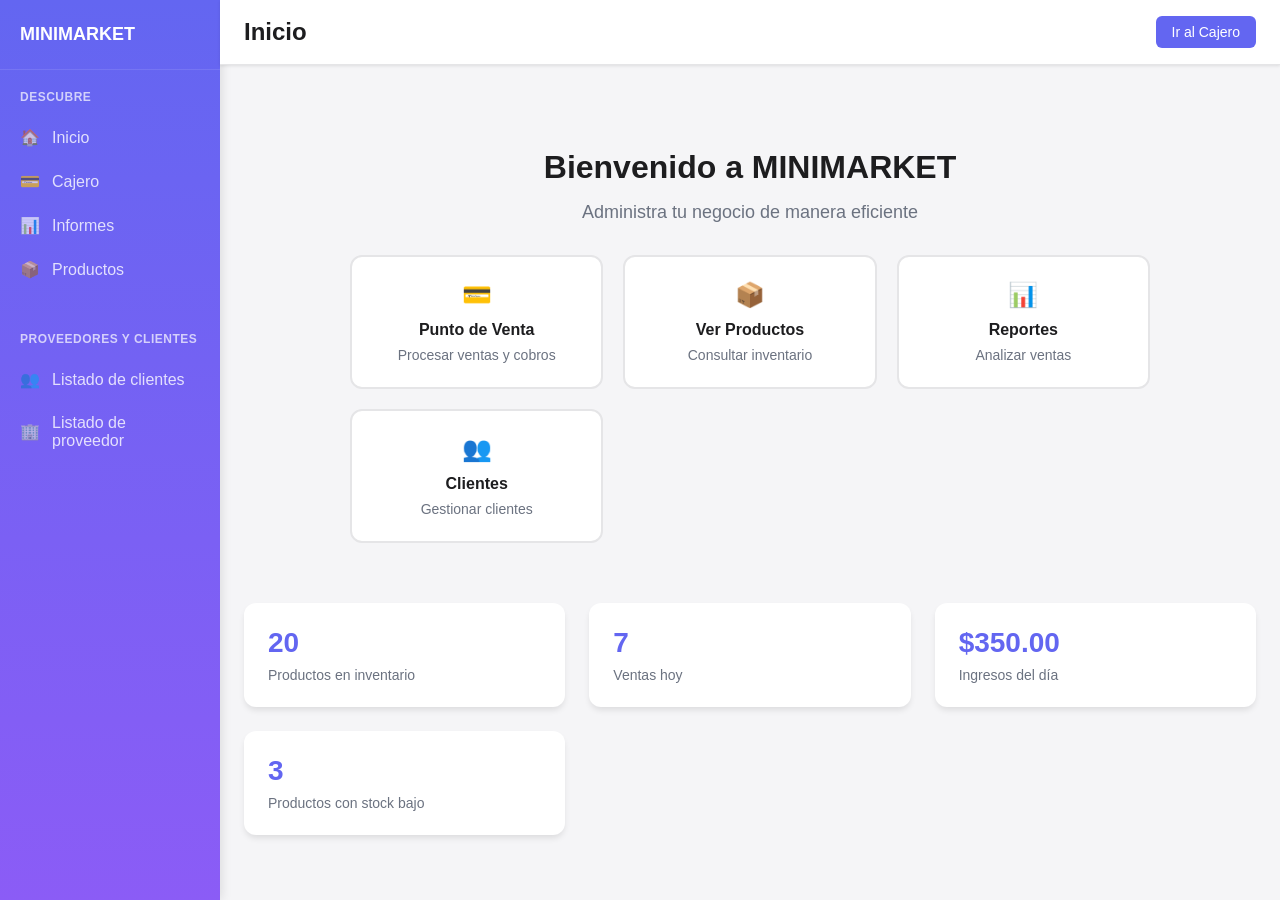
<file: app/index.html>
<!DOCTYPE html>
<html lang="es">

<head>
    <meta charset="UTF-8">
    <meta name="viewport" content="width=device-width, initial-scale=1.0">
    <title>MINIMARKET - Cajero</title>
    <link rel="stylesheet" href="styles.css">
</head>

<body>
    <div class="container">
        <div class="sidebar">
            <div class="logo">MINIMARKET</div>

            <div class="nav-section">
                <div class="nav-title">Descubre</div>
                <a href="#" class="nav-item" onclick="showSection('inicio'); return false;">
                    <span class="nav-icon">🏠</span>
                    Inicio
                </a>
                <!-- Opción de navegación: Cajero -->
                <a href="#" class="nav-item" onclick="showSection('cajero')">
                    <span class="nav-icon">💳</span>
                    Cajero
                </a>
                <!-- Opción de navegación: Informes -->
                <a href="#" class="nav-item" onclick="showSection('informes')">
                    <span class="nav-icon">📊</span>
                    Informes
                </a>
                <!-- Opción de navegación: Productos -->
                <a href="#" class="nav-item" onclick="showSection('productos')">
                    <span class="nav-icon">📦</span>
                    Productos
                </a>
            </div>


            <!-- Sección de navegación para proveedores y clientes -->
            <div class="nav-section">
                <div class="nav-title">Proveedores y clientes</div>
                <!-- Opción de navegación: Listado de clientes -->
                <a href="#" class="nav-item" onclick="showSection('clientes')">
                    <span class="nav-icon">👥</span>
                    Listado de clientes
                </a>
                <!-- Opción de navegación: Listado de proveedores -->
                <a href="#" class="nav-item" onclick="showSection('proveedor')">
                    <span class="nav-icon">🏢</span>
                    Listado de proveedor
                </a>
            </div>
        </div>

        <div class="main-content">
            <!-- Sección Inicio -->
            <div class="section active" id="inicio-section">
                <div class="header">
                    <div class="header-top">
                        <h1 class="page-title">Inicio</h1>
                        <div class="header-actions">
                            <button class="btn btn-primary" onclick="showSection('cajero')" aria-label="Ir al cajero">Ir
                                al Cajero</button>
                        </div>
                    </div>
                </div>
                <div class="content-area">
                    <div class="welcome-section">
                        <h2 class="welcome-title">Bienvenido a MINIMARKET</h2>
                        <p class="welcome-subtitle">Administra tu negocio de manera eficiente</p>
                        <div class="quick-actions">
                            <div class="quick-action" onclick="showSection('cajero'); return false;">
                                <div class="quick-action-icon">💳</div>
                                <div class="quick-action-title">Punto de Venta</div>
                                <div class="quick-action-desc">Procesar ventas y cobros</div>
                            </div>
                            <div class="quick-action" onclick="showSection('productos'); return false;">
                                <div class="quick-action-icon">📦</div>
                                <div class="quick-action-title">Ver Productos</div>
                                <div class="quick-action-desc">Consultar inventario</div>
                            </div>
                            <div class="quick-action" onclick="showSection('informes'); return false;">
                                <div class="quick-action-icon">📊</div>
                                <div class="quick-action-title">Reportes</div>
                                <div class="quick-action-desc">Analizar ventas</div>
                            </div>
                            <div class="quick-action" onclick="showSection('clientes'); return false;">
                                <div class="quick-action-icon">👥</div>
                                <div class="quick-action-title">Clientes</div>
                                <div class="quick-action-desc">Gestionar clientes</div>
                            </div>
                        </div>
                    </div>
                    <div class="stats-grid">
                        <div class="stat-card">
                            <div class="stat-number" id="totalProducts">20</div>
                            <div class="stat-label">Productos en inventario</div>
                        </div>
                        <div class="stat-card">
                            <div class="stat-number" id="totalSales">7</div>
                            <div class="stat-label">Ventas hoy</div>
                        </div>
                        <div class="stat-card">
                            <div class="stat-number" id="totalRevenue">$350.00</div>
                            <div class="stat-label">Ingresos del día</div>
                        </div>
                        <div class="stat-card">
                            <div class="stat-number" id="lowStockProducts">3</div>
                            <div class="stat-label">Productos con stock bajo</div>
                        </div>
                    </div>
                </div>
            </div>

            <!-- Sección Cajero (ya existente) -->
            <div class="section" id="cajero-section">
                <div class="header">
                    <div class="header-top">
                        <h1 class="page-title">Cajero</h1>
                        <div class="header-actions">
                            <button class="btn btn-secondary" onclick="showSalesModal()">Ver ventas realizadas</button>
                            <button class="btn btn-primary" onclick="clearCart()">Nueva venta</button>
                        </div>
                    </div>
                </div>

                <div class="cashier-container">
                    <div class="pos-section">
                        <div class="pos-header">
                            <h2 class="pos-title">Punto de Venta</h2>
                            <div class="search-section">
                                <input type="text" class="search-input" placeholder="Buscar producto por nombre..."
                                    id="productSearch" onkeyup="searchProducts()">
                                <button class="btn btn-primary" onclick="searchProducts()">Buscar</button>
                            </div>
                            <div class="barcode-section">
                                <input type="text" class="barcode-input" placeholder="Escanear código de barras..."
                                    id="barcodeInput" onkeydown="handleBarcodeInput(event)">
                                <button class="btn btn-secondary" onclick="addByBarcode()">Agregar</button>
                            </div>
                        </div>

                        <div class="products-grid" id="productsGrid">
                            <!-- Los productos se cargarán aquí -->
                        </div>
                    </div>

                    <div style="display: flex; flex-direction: column; gap: 24px; flex: 1;">
                        <div class="pos-section">
                            <div class="pos-header">
                                <h3 class="pos-title">Carrito de compras</h3>
                            </div>
                            <div class="cart-section">
                                <div class="cart-items" id="cartItems">
                                    <div class="empty-cart">
                                        <p>No hay productos en el carrito</p>
                                        <p style="font-size: 14px; margin-top: 8px;">Busca y agrega productos para
                                            comenzar</p>
                                    </div>
                                </div>

                                <div class="cart-total" id="cartTotal" style="display: none;">
                                    <div class="total-row">
                                        <span>Subtotal:</span>
                                        <span id="subtotal">$0.00</span>
                                    </div>
                                    <div class="total-row">
                                        <span>IVA (19%):</span>
                                        <span id="tax">$0.00</span>
                                    </div>
                                    <div class="total-row total-final">
                                        <span>Total:</span>
                                        <span id="total">$0.00</span>
                                    </div>
                                </div>
                            </div>
                        </div>

                        <div class="payment-section">
                            <h3 style="margin-bottom: 16px; font-weight: 600;">Método de pago</h3>
                            <div class="payment-methods">
                                <div class="payment-method selected" onclick="selectPayment('efectivo')">
                                    <input type="radio" name="payment" value="efectivo" checked class="payment-radio">
                                    <span>💵 Efectivo</span>
                                </div>
                                <div class="payment-method" onclick="selectPayment('tarjeta')">
                                    <input type="radio" name="payment" value="tarjeta" class="payment-radio">
                                    <span>💳 Tarjeta</span>
                                </div>
                                <div class="payment-method" onclick="selectPayment('transferencia')">
                                    <input type="radio" name="payment" value="transferencia" class="payment-radio">
                                    <span>📱 Transferencia</span>
                                </div>
                            </div>

                            <div id="cashPayment">
                                <label style="display: block; margin-bottom: 8px; font-weight: 500;">Monto
                                    recibido:</label>
                                <input type="number" class="amount-input" id="receivedAmount" placeholder="0.00"
                                    onkeyup="calculateChange()" step="0.01">
                                <div class="change-info" id="changeInfo" style="display: none;">
                                    <div style="display: flex; justify-content: space-between;">
                                        <span>Cambio:</span>
                                        <span id="changeAmount" style="font-weight: 600;">$0.00</span>
                                    </div>
                                </div>
                            </div>

                            <button class="btn-complete" id="completeBtn" onclick="completeSale()" disabled>
                                Completar venta
                            </button>
                        </div>
                    </div>
                </div>
            </div>

            <!-- Sección Informes -->
            <div class="section" id="informes-section">
                <div class="header">
                    <div class="header-top">
                        <h1 class="page-title">Informes</h1>
                        <div class="header-actions">
                            <button class="btn btn-secondary">Exportar PDF</button>
                            <button class="btn btn-primary">Generar reporte</button>
                        </div>
                    </div>
                </div>
                <div class="content-area">
                    <div class="stats-grid">
                        <div class="stat-card">
                            <div class="stat-number">$350.00</div>
                            <div class="stat-label">Ventas del día</div>
                        </div>
                        <div class="stat-card">
                            <div class="stat-number">$2,450.00</div>
                            <div class="stat-label">Ventas del mes</div>
                        </div>
                        <div class="stat-card">
                            <div class="stat-number">7</div>
                            <div class="stat-label">Transacciones hoy</div>
                        </div>
                        <div class="stat-card">
                            <div class="stat-number">$50.00</div>
                            <div class="stat-label">Venta promedio</div>
                        </div>
                    </div>

                    <div class="chart-container">
                        <h3 style="margin-bottom: 20px;">Ventas por método de pago</h3>
                        <div style="display: flex; gap: 20px; align-items: center;">
                            <div style="display: flex; align-items: center; gap: 8px;">
                                <div style="width: 20px; height: 20px; background: #6366f1; border-radius: 4px;"></div>
                                <span>Efectivo (57%)</span>
                            </div>
                            <div style="display: flex; align-items: center; gap: 8px;">
                                <div style="width: 20px; height: 20px; background: #10b981; border-radius: 4px;"></div>
                                <span>Tarjeta (29%)</span>
                            </div>
                            <div style="display: flex; align-items: center; gap: 8px;">
                                <div style="width: 20px; height: 20px; background: #f59e0b; border-radius: 4px;"></div>
                                <span>Transferencia (14%)</span>
                            </div>
                        </div>
                    </div>

                    <div class="data-table">
                        <div class="table-header">
                            <h3 class="table-title">Productos más vendidos</h3>
                        </div>
                        <div class="table-content">
                            <table>
                                <thead>
                                    <tr>
                                        <th>Producto</th>
                                        <th>Cantidad vendida</th>
                                        <th>Ingresos</th>
                                        <th>% del total</th>
                                    </tr>
                                </thead>
                                <tbody>
                                    <tr>
                                        <td>Coca Cola 350ml</td>
                                        <td>15</td>
                                        <td>$37.50</td>
                                        <td>10.7%</td>
                                    </tr>
                                    <tr>
                                        <td>Pan de molde</td>
                                        <td>12</td>
                                        <td>$38.40</td>
                                        <td>11.0%</td>
                                    </tr>
                                    <tr>
                                        <td>Leche entera 1L</td>
                                        <td>8</td>
                                        <td>$38.40</td>
                                        <td>11.0%</td>
                                    </tr>
                                    <tr>
                                        <td>Galletas Oreo</td>
                                        <td>10</td>
                                        <td>$39.00</td>
                                        <td>11.1%</td>
                                    </tr>
                                    <tr>
                                        <td>Jugo de naranja 1L</td>
                                        <td>9</td>
                                        <td>$36.00</td>
                                        <td>10.3%</td>
                                    </tr>
                                    <tr>
                                        <td>Agua mineral 500ml</td>
                                        <td>20</td>
                                        <td>$30.00</td>
                                        <td>8.6%</td>
                                    </tr>
                                    <tr>
                                        <td>Snacks variados</td>
                                        <td>25</td>
                                        <td>$62.50</td>
                                        <td>17.9%</td>
                                    </tr>
                                    <tr>
                                        <td>Chocolate 100g</td>
                                        <td>30</td>
                                        <td>$75.00</td>
                                        <td>21.4%</td>
                                    </tr>
                                </tbody>
                            </table>
                        </div>
                    </div>
                </div>
            </div>

            <!-- Sección Productos (nueva) -->
            <div class="section" id="productos-section">
                <div class="header">
                    <div class="header-top">
                        <h1 class="page-title">Productos</h1>
                        <div class="header-actions">
                            <button class="btn btn-primary" onclick="openAddProductModal()">Agregar producto</button>
                        </div>
                    </div>
                </div>
                <div class="content-area">
                    <div class="data-table">
                        <div class="table-header">
                            <h3 class="table-title">Listado de productos</h3>
                        </div>
                        <div class="table-content">
                            <table>
                                <thead>
                                    <tr>
                                        <th>Producto</th>
                                        <th>Categoría</th>
                                        <th>Precio</th>
                                        <th>Stock</th>
                                        <th>Acciones</th>
                                    </tr>
                                </thead>
                                <tbody>
                                    <tr>
                                        <td>Coca Cola 350ml</td>
                                        <td>Bebidas</td>
                                        <td>$2.50</td>
                                        <td>100</td>
                                        <td>
                                            <button class="action-btn btn-edit" onclick="editProduct(1)">✏️
                                                Editar</button>
                                            <button class="action-btn btn-delete" onclick="deleteProduct(1)">🗑️
                                                Eliminar</button>
                                        </td>
                                    </tr>
                                    <tr>
                                        <td>Pan de molde</td>
                                        <td>Alimentos</td>
                                        <td>$3.20</td>
                                        <td>50</td>
                                        <td>
                                            <button class="action-btn btn-edit" onclick="editProduct(2)">✏️
                                                Editar</button>
                                            <button class="action-btn btn-delete" onclick="deleteProduct(2)">🗑️
                                                Eliminar</button>
                                        </td>
                                    </tr>
                                    <tr>
                                        <td>Leche entera 1L</td>
                                        <td>Lácteos</td>
                                        <td>$2.80</td>
                                        <td>30</td>
                                        <td>
                                            <button class="action-btn btn-edit" onclick="editProduct(3)">✏️
                                                Editar</button>
                                            <button class="action-btn btn-delete" onclick="deleteProduct(3)">🗑️
                                                Eliminar</button>
                                        </td>
                                    </tr>
                                    <tr>
                                        <td>Galletas Oreo</td>
                                        <td>Snacks</td>
                                        <td>$1.50</td>
                                        <td>200</td>
                                        <td>
                                            <button class="action-btn btn-edit" onclick="editProduct(4)">✏️
                                                Editar</button>
                                            <button class="action-btn btn-delete" onclick="deleteProduct(4)">🗑️
                                                Eliminar</button>
                                        </td>
                                    </tr>
                                    <tr>
                                        <td>Jugo de naranja 1L</td>
                                        <td>Bebidas</td>
                                        <td>$2.00</td>
                                        <td>80</td>
                                        <td>
                                            <button class="action-btn btn-edit" onclick="editProduct(5)">✏️
                                                Editar</button>
                                            <button class="action-btn btn-delete" onclick="deleteProduct(5)">🗑️
                                                Eliminar</button>
                                        </td>
                                    </tr>
                                    <tr>
                                        <td>Agua mineral 500ml</td>
                                        <td>Bebidas</td>
                                        <td>$1.00</td>
                                        <td>150</td>
                                        <td>
                                            <button class="action-btn btn-edit" onclick="editProduct(6)">✏️
                                                Editar</button>
                                            <button class="action-btn btn-delete" onclick="deleteProduct(6)">🗑️
                                                Eliminar</button>
                                        </td>
                                    </tr>
                                    <tr>
                                        <td>Snacks variados</td>
                                        <td>Snacks</td>
                                        <td>$2.50</td>
                                        <td>75</td>
                                        <td>
                                            <button class="action-btn btn-edit" onclick="editProduct(7)">✏️
                                                Editar</button>
                                            <button class="action-btn btn-delete" onclick="deleteProduct(7)">🗑️
                                                Eliminar</button>
                                        </td>
                                    </tr>
                                    <tr>
                                        <td>Chocolate 100g</td>
                                        <td>Snacks</td>
                                        <td>$1.20</td>
                                        <td>120</td>
                                        <td>
                                            <button class="action-btn btn-edit" onclick="editProduct(8)">✏️
                                                Editar</button>
                                            <button class="action-btn btn-delete" onclick="deleteProduct(8)">🗑️
                                                Eliminar</button>
                                        </td>
                                    </tr>
                                </tbody>
                            </table>
                        </div>
                    </div>
                </div>
            </div>

            <!-- Sección Clientes (nueva) -->
            <div class="section" id="clientes-section">
                <div class="header">
                    <div class="header-top">
                        <h1 class="page-title">Clientes</h1>
                        <div class="header-actions">
                            <button class="btn btn-primary" onclick="showSection('agregar-cliente')">Agregar
                                cliente</button>
                        </div>
                    </div>
                </div>
                <div class="content-area">
                    <div class="data-table">
                        <div class="table-header">
                            <h3 class="table-title">Listado de clientes</h3>
                        </div>
                        <div class="table-content">
                            <table>
                                <thead>
                                    <tr>
                                        <th>Nombre</th>
                                        <th>Email</th>
                                        <th>Teléfono</th>
                                        <th>Dirección</th>
                                        <th>Acciones</th>
                                    </tr>
                                </thead>
                                <tbody>
                                    <tr>
                                        <td>Juan Pérez</td>
                                        <td>juanperez@email.com</td>
                                        <td>987654321</td>
                                        <td>Calle Falsa 123</td>
                                        <td>
                                            <button class="action-btn btn-edit" onclick="editClient(1)">✏️
                                                Editar</button>
                                            <button class="action-btn btn-delete" onclick="deleteClient(1)">🗑️
                                                Eliminar</button>
                                        </td>
                                    </tr>
                                    <tr>
                                        <td>María Gómez</td>
                                        <td>mariagomez@email.com</td>
                                        <td>912345678</td>
                                        <td>Avenida Siempre Viva 742</td>
                                        <td>
                                            <button class="action-btn btn-edit" onclick="editClient(2)">✏️
                                                Editar</button>
                                            <button class="action-btn btn-delete" onclick="deleteClient(2)">🗑️
                                                Eliminar</button>
                                        </td>
                                    </tr>
                                    <tr>
                                        <td>Pedro López</td>
                                        <td>pedrolopez@email.com</td>
                                        <td>987123456</td>
                                        <td>Calle Verdadera 456</td>
                                        <td>
                                            <button class="action-btn btn-edit" onclick="editClient(3)">✏️
                                                Editar</button>
                                            <button class="action-btn btn-delete" onclick="deleteClient(3)">🗑️
                                                Eliminar</button>
                                        </td>
                                    </tr>
                                    <tr>
                                        <td>Luisa Martínez</td>
                                        <td>luismartinez@email.com</td>
                                        <td>963852741</td>
                                        <td>Avenida del Libertador 852</td>
                                        <td>
                                            <button class="action-btn btn-edit" onclick="editClient(4)">✏️
                                                Editar</button>
                                            <button class="action-btn btn-delete" onclick="deleteClient(4)">🗑️
                                                Eliminar</button>
                                        </td>
                                    </tr>
                                    <tr>
                                        <td>Carlos Sánchez</td>
                                        <td>carlossanchez@email.com</td>
                                        <td>789456123</td>
                                        <td>Calle de la Paz 159</td>
                                        <td>
                                            <button class="action-btn btn-edit" onclick="editClient(5)">✏️
                                                Editar</button>
                                            <button class="action-btn btn-delete" onclick="deleteClient(5)">🗑️
                                                Eliminar</button>
                                        </td>
                                    </tr>
                                    <tr>
                                        <td>Ana Torres</td>
                                        <td>anatorres@email.com</td>
                                        <td>654789321</td>
                                        <td>Avenida de Mayo 753</td>
                                        <td>
                                            <button class="action-btn btn-edit" onclick="editClient(6)">✏️
                                                Editar</button>
                                            <button class="action-btn btn-delete" onclick="deleteClient(6)">🗑️
                                                Eliminar</button>
                                        </td>
                                    </tr>
                                    <tr>
                                        <td>Jorge Díaz</td>
                                        <td>jorgediaz@email.com</td>
                                        <td>321654987</td>
                                        <td>Calle de la Libertad 951</td>
                                        <td>
                                            <button class="action-btn btn-edit" onclick="editClient(7)">✏️
                                                Editar</button>
                                            <button class="action-btn btn-delete" onclick="deleteClient(7)">🗑️
                                                Eliminar</button>
                                        </td>
                                    </tr>
                                    <tr>
                                        <td>Laura Fernández</td>
                                        <td>laurafernandez@email.com</td>
                                        <td>147258369</td>
                                        <td>Avenida de la República 159</td>
                                        <td>
                                            <button class="action-btn btn-edit" onclick="editClient(8)">✏️
                                                Editar</button>
                                            <button class="action-btn btn-delete" onclick="deleteClient(8)">🗑️
                                                Eliminar</button>
                                        </td>
                                    </tr>
                                </tbody>
                            </table>
                        </div>
                    </div>
                </div>
            </div>

            <!-- Sección Proveedor (nueva) -->
            <div class="section" id="proveedor-section">
                <div class="header">
                    <div class="header-top">
                        <h1 class="page-title">Proveedores</h1>
                        <div class="header-actions">
                            <button class="btn btn-primary" onclick="openAddProductModal()">Agregar producto</button>
                        </div>
                    </div>
                </div>
                <div class="content-area">
                    <div class="data-table">
                        <div class="table-header">
                            <h3 class="table-title">Listado de proveedores</h3>
                        </div>
                        <div class="table-content">
                            <table>
                                <thead>
                                    <tr>
                                        <th>Empresa</th>
                                        <th>Contacto</th>
                                        <th>Email</th>
                                        <th>Teléfono</th>
                                        <th>Dirección</th>
                                        <th>Productos suministrados</th>
                                        <th>Acciones</th>
                                    </tr>
                                </thead>
                                <tbody>
                                    <tr>
                                        <td>Proveedor 1</td>
                                        <td>Contacto 1</td>
                                        <td>proveedor1@email.com</td>
                                        <td>987654321</td>
                                        <td>Calle Proveedor 1</td>
                                        <td>Producto A, Producto B</td>
                                        <td>
                                            <button class="action-btn btn-edit" onclick="editSupplier(1)">✏️
                                                Editar</button>
                                            <button class="action-btn btn-delete" onclick="deleteSupplier(1)">🗑️
                                                Eliminar</button>
                                        </td>
                                    </tr>
                                    <tr>
                                        <td>Proveedor 2</td>
                                        <td>Contacto 2</td>
                                        <td>proveedor2@email.com</td>
                                        <td>912345678</td>
                                        <td>Avenida Proveedor 2</td>
                                        <td>Producto C, Producto D</td>
                                        <td>
                                            <button class="action-btn btn-edit" onclick="editSupplier(2)">✏️
                                                Editar</button>
                                            <button class="action-btn btn-delete" onclick="deleteSupplier(2)">🗑️
                                                Eliminar</button>
                                        </td>
                                    </tr>
                                    <tr>
                                        <td>Proveedor 3</td>
                                        <td>Contacto 3</td>
                                        <td>proveedor3@email.com</td>
                                        <td>987123456</td>
                                        <td>Calle Proveedor 3</td>
                                        <td>Producto E, Producto F</td>
                                        <td>
                                            <button class="action-btn btn-edit" onclick="editSupplier(3)">✏️
                                                Editar</button>
                                            <button class="action-btn btn-delete" onclick="deleteSupplier(3)">🗑️
                                                Eliminar</button>
                                        </td>
                                    </tr>
                                    <tr>
                                        <td>Proveedor 4</td>
                                        <td>Contacto 4</td>
                                        <td>proveedor4@email.com</td>
                                        <td>963852741</td>
                                        <td>Avenida Proveedor 4</td>
                                        <td>Producto G, Producto H</td>
                                        <td>
                                            <button class="action-btn btn-edit" onclick="editSupplier(4)">✏️
                                                Editar</button>
                                            <button class="action-btn btn-delete" onclick="deleteSupplier(4)">🗑️
                                                Eliminar</button>
                                        </td>
                                    </tr>
                                    <tr>
                                        <td>Proveedor 5</td>
                                        <td>Contacto 5</td>
                                        <td>proveedor5@email.com</td>
                                        <td>789456123</td>
                                        <td>Calle Proveedor 5</td>
                                        <td>Producto I, Producto J</td>
                                        <td>
                                            <button class="action-btn btn-edit" onclick="editSupplier(5)">✏️
                                                Editar</button>
                                            <button class="action-btn btn-delete" onclick="deleteSupplier(5)">🗑️
                                                Eliminar</button>
                                        </td>
                                    </tr>
                                    <tr>
                                        <td>Proveedor 6</td>
                                        <td>Contacto 6</td>
                                        <td>proveedor6@email.com</td>
                                        <td>654789321</td>
                                        <td>Avenida Proveedor 6</td>
                                        <td>Producto K, Producto L</td>
                                        <td>
                                            <button class="action-btn btn-edit" onclick="editSupplier(6)">✏️
                                                Editar</button>
                                            <button class="action-btn btn-delete" onclick="deleteSupplier(6)">🗑️
                                                Eliminar</button>
                                        </td>
                                    </tr>
                                    <tr>
                                        <td>Proveedor 7</td>
                                        <td>Contacto 7</td>
                                        <td>proveedor7@email.com</td>
                                        <td>321654987</td>
                                        <td>Calle Proveedor 7</td>
                                        <td>Producto M, Producto N</td>
                                        <td>
                                            <button class="action-btn btn-edit" onclick="editSupplier(7)">✏️
                                                Editar</button>
                                            <button class="action-btn btn-delete" onclick="deleteSupplier(7)">🗑️
                                                Eliminar</button>
                                        </td>
                                    </tr>
                                    <tr>
                                        <td>Proveedor 8</td>
                                        <td>Contacto 8</td>
                                        <td>proveedor8@email.com</td>
                                        <td>147258369</td>
                                        <td>Avenida Proveedor 8</td>
                                        <td>Producto O, Producto P</td>
                                        <td>
                                            <button class="action-btn btn-edit" onclick="editSupplier(8)">✏️
                                                Editar</button>
                                            <button class="action-btn btn-delete" onclick="deleteSupplier(8)">🗑️
                                                Eliminar</button>
                                        </td>
                                    </tr>
                                </tbody>
                            </table>
                        </div>
                    </div>
                </div>
            </div>

            <!-- Sección Agregar Cliente (nueva) -->
            <div class="section" id="agregar-cliente-section">
                <div class="header">
                    <div class="header-top">
                        <h1 class="page-title">Agregar Cliente</h1>
                    </div>
                </div>
                <div class="content-area">
                    <div class="form-container">
                        <form id="supplierForm" onsubmit="saveSupplier(event)">
                            <div class="form-group">
                                <label for="supplierCompany" class="form-label">Nombre de la empresa</label>
                                <input type="text" id="supplierCompany" class="form-input" required>
                            </div>
                            <div class="form-group">
                                <label for="supplierContact" class="form-label">Nombre del contacto</label>
                                <input type="text" id="supplierContact" class="form-input" required>
                            </div>
                            <div class="form-group">
                                <label for="supplierEmail" class="form-label">Email</label>
                                <input type="email" id="supplierEmail" class="form-input" required>
                            </div>
                            <div class="form-group">
                                <label for="supplierPhone" class="form-label">Teléfono</label>
                                <input type="tel" id="supplierPhone" class="form-input" required>
                            </div>
                            <div class="form-group">
                                <label for="supplierAddress" class="form-label">Dirección</label>
                                <input type="text" id="supplierAddress" class="form-input">
                            </div>
                            <div class="form-group">
                                <label for="supplierProducts" class="form-label">Productos suministrados</label>
                                <input type="text" id="supplierProducts" class="form-input">
                            </div>
                            <div class="form-actions">
                                <button type="submit" class="btn btn-primary">Guardar proveedor</button>
                                <button type="button" class="btn btn-secondary"
                                    onclick="clearSupplierForm()">Cancelar</button>
                            </div>
                        </form>
                    </div>
                </div>
            </div>

            <!-- Sección Agregar Producto (nueva) -->
            <div class="section" id="agregar-producto-section">
                <div class="header">
                    <div class="header-top">
                        <h1 class="page-title">Agregar Producto</h1>
                    </div>
                </div>
                <div class="content-area">
                    <div class="form-container">
                        <form id="productForm" onsubmit="saveProduct(event)">
                            <div class="form-group">
                                <label for="productName" class="form-label">Nombre del producto</label>
                                <input type="text" id="productName" class="form-input" required>
                            </div>
                            <div class="form-group">
                                <label for="productCategory" class="form-label">Categoría</label>
                                <input type="text" id="productCategory" class="form-input" required>
                            </div>
                            <div class="form-group">
                                <label for="productPrice" class="form-label">Precio</label>
                                <input type="number" id="productPrice" class="form-input" step="0.01" required>
                            </div>
                            <div class="form-group">
                                <label for="productStock" class="form-label">Stock</label>
                                <input type="number" id="productStock" class="form-input" required>
                            </div>
                            <div class="form-actions">
                                <button type="submit" class="btn btn-primary">Guardar producto</button>
                                <button type="button" class="btn btn-secondary"
                                    onclick="clearProductForm()">Cancelar</button>
                            </div>
                        </form>
                    </div>
                </div>
            </div>

            <!-- Sección Editar Cliente (nueva) -->
            <div class="section" id="editar-cliente-section">
                <div class="header">
                    <div class="header-top">
                        <h1 class="page-title">Editar Cliente</h1>
                    </div>
                </div>
                <div class="content-area">
                    <div class="form-container">
                        <form id="editClientForm" onsubmit="updateClient(event)">
                            <input type="hidden" id="editClientId">
                            <div class="form-group">
                                <label for="editClientName" class="form-label">Nombre</label>
                                <input type="text" id="editClientName" class="form-input" required>
                            </div>
                            <div class="form-group">
                                <label for="editClientEmail" class="form-label">Email</label>
                                <input type="email" id="editClientEmail" class="form-input" required>
                            </div>
                            <div class="form-group">
                                <label for="editClientPhone" class="form-label">Teléfono</label>
                                <input type="tel" id="editClientPhone" class="form-input" required>
                            </div>
                            <div class="form-group">
                                <label for="editClientAddress" class="form-label">Dirección</label>
                                <input type="text" id="editClientAddress" class="form-input">
                            </div>
                            <div class="form-actions">
                                <button type="submit" class="btn btn-primary">Actualizar cliente</button>
                                <button type="button" class="btn btn-secondary"
                                    onclick="showSection('clientes')">Cancelar</button>
                            </div>
                        </form>
                    </div>
                </div>
            </div>

            <!-- Sección Editar Proveedor (nueva) -->
            <div class="section" id="editar-proveedor-section">
                <div class="header">
                    <div class="header-top">
                        <h1 class="page-title">Editar Proveedor</h1>
                    </div>
                </div>
                <div class="content-area">
                    <div class="form-container">
                        <form id="editSupplierForm" onsubmit="updateSupplier(event)">
                            <input type="hidden" id="editSupplierId">
                            <div class="form-group">
                                <label for="editSupplierCompany" class="form-label">Nombre de la empresa</label>
                                <input type="text" id="editSupplierCompany" class="form-input" required>
                            </div>
                            <div class="form-group">
                                <label for="editSupplierContact" class="form-label">Nombre del contacto</label>
                                <input type="text" id="editSupplierContact" class="form-input" required>
                            </div>
                            <div class="form-group">
                                <label for="editSupplierEmail" class="form-label">Email</label>
                                <input type="email" id="editSupplierEmail" class="form-input" required>
                            </div>
                            <div class="form-group">
                                <label for="editSupplierPhone" class="form-label">Teléfono</label>
                                <input type="tel" id="editSupplierPhone" class="form-input" required>
                            </div>
                            <div class="form-group">
                                <label for="editSupplierAddress" class="form-label">Dirección</label>
                                <input type="text" id="editSupplierAddress" class="form-input">
                            </div>
                            <div class="form-group">
                                <label for="editSupplierProducts" class="form-label">Productos suministrados</label>
                                <input type="text" id="editSupplierProducts" class="form-input">
                            </div>
                            <div class="form-actions">
                                <button type="submit" class="btn btn-primary">Actualizar proveedor</button>
                                <button type="button" class="btn btn-secondary"
                                    onclick="showSection('proveedor')">Cancelar</button>
                            </div>
                        </form>
                    </div>
                </div>
            </div>

            <!-- MODAL PARA AGREGAR PRODUCTO -->
            <div class="modal" id="addProductModal">
                <div class="modal-content">
                    <div class="modal-header">
                        <h2>Agregar Producto</h2>
                        <button class="modal-close" onclick="closeAddProductModal()">✖</button>
                    </div>
                    <div class="modal-body">
                        <form id="addProductForm" onsubmit="addNewProduct(event)">
                            <div class="form-group">
                                <label for="newProductName" class="form-label">Nombre del producto</label>
                                <input type="text" id="newProductName" class="form-input" required>
                            </div>
                            <div class="form-group">
                                <label for="newProductCategory" class="form-label">Categoría</label>
                                <input type="text" id="newProductCategory" class="form-input" required>
                            </div>
                            <div class="form-group">
                                <label for="newProductPrice" class="form-label">Precio</label>
                                <input type="number" id="newProductPrice" class="form-input" step="0.01" required>
                            </div>
                            <div class="form-group">
                                <label for="newProductStock" class="form-label">Stock</label>
                                <input type="number" id="newProductStock" class="form-input" required>
                            </div>
                            <div class="form-actions">
                                <button type="submit" class="btn btn-primary">Guardar producto</button>
                                <button type="button" class="btn btn-secondary" onclick="closeAddProductModal()">Cancelar</button>
                            </div>
                        </form>
                    </div>
                </div>
            </div>

            <!-- MODAL PARA AGREGAR CLIENTE -->
            <div class="modal" id="addClientModal">
                <div class="modal-content">
                    <div class="modal-header">
                        <h2>Agregar Cliente</h2>
                        <button class="modal-close" onclick="closeAddClientModal()">✖</button>
                    </div>
                    <div class="modal-body">
                        <form id="addClientForm" onsubmit="addNewClient(event)">
                            <div class="form-group">
                                <label for="newClientName" class="form-label">Nombre</label>
                                <input type="text" id="newClientName" class="form-input" required>
                            </div>
                            <div class="form-group">
                                <label for="newClientEmail" class="form-label">Email</label>
                                <input type="email" id="newClientEmail" class="form-input" required>
                            </div>
                            <div class="form-group">
                                <label for="newClientPhone" class="form-label">Teléfono</label>
                                <input type="tel" id="newClientPhone" class="form-input" required>
                            </div>
                            <div class="form-group">
                                <label for="newClientAddress" class="form-label">Dirección</label>
                                <input type="text" id="newClientAddress" class="form-input">
                            </div>
                            <div class="form-actions">
                                <button type="submit" class="btn btn-primary">Guardar cliente</button>
                                <button type="button" class="btn btn-secondary" onclick="closeAddClientModal()">Cancelar</button>
                            </div>
                        </form>
                    </div>
                </div>
            </div>

            <!-- MODAL PARA AGREGAR PROVEEDOR -->
            <div class="modal" id="addSupplierModal">
                <div class="modal-content">
                    <div class="modal-header">
                        <h2>Agregar Proveedor</h2>
                        <button class="modal-close" onclick="closeAddSupplierModal()">✖</button>
                    </div>
                    <div class="modal-body">
                        <form id="addSupplierForm" onsubmit="addNewSupplier(event)">
                            <div class="form-group">
                                <label for="newSupplierName" class="form-label">Nombre de la empresa</label>
                                <input type="text" id="newSupplierName" class="form-input" required>
                            </div>
                            <div class="form-group">
                                <label for="newSupplierContact" class="form-label">Nombre del contacto</label>
                                <input type="text" id="newSupplierContact" class="form-input" required>
                            </div>
                            <div class="form-group">
                                <label for="newSupplierEmail" class="form-label">Email</label>
                                <input type="email" id="newSupplierEmail" class="form-input" required>
                            </div>
                            <div class="form-group">
                                <label for="newSupplierPhone" class="form-label">Teléfono</label>
                                <input type="tel" id="newSupplierPhone" class="form-input" required>
                            </div>
                            <div class="form-group">
                                <label for="newSupplierAddress" class="form-label">Dirección</label>
                                <input type="text" id="newSupplierAddress" class="form-input">
                            </div>
                            <div class="form-group">
                                <label for="newSupplierProducts" class="form-label">Productos suministrados</label>
                                <input type="text" id="newSupplierProducts" class="form-input">
                            </div>
                            <div class="form-actions">
                                <button type="submit" class="btn btn-primary">Guardar proveedor</button>
                                <button type="button" class="btn btn-secondary" onclick="closeAddSupplierModal()">Cancelar</button>
                            </div>
                        </form>
                    </div>
                </div>
            </div>
        </div>

        <!-- Importar módulos con type="module" para permitir imports ES6 -->
        <script type="module" src="js/app.js"></script>
</body>

</html>
</file>
<file: app/styles.css>
* {
            margin: 0;
            padding: 0;
            box-sizing: border-box;
        }

        body {
            font-family: -apple-system, BlinkMacSystemFont, 'Segoe UI', Roboto, sans-serif;
            background-color: #f5f5f7;
            color: #1d1d1f;
        }

        .container {
            display: flex;
            height: 100vh;
        }

        .sidebar {
            width: 220px;
            background: linear-gradient(180deg, #6366f1 0%, #8b5cf6 100%);
            color: white;
            padding: 0;
            box-shadow: 2px 0 10px rgba(0, 0, 0, 0.1);
        }

        .logo {
            padding: 24px 20px;
            font-size: 18px;
            font-weight: 700;
            border-bottom: 1px solid rgba(255, 255, 255, 0.1);
        }

        .nav-section {
            padding: 20px 0;
        }

        .nav-title {
            padding: 0 20px 12px;
            font-size: 12px;
            font-weight: 600;
            opacity: 0.7;
            text-transform: uppercase;
            letter-spacing: 0.5px;
        }

        .nav-item {
            display: flex;
            align-items: center;
            padding: 12px 20px;
            color: rgba(255, 255, 255, 0.8);
            text-decoration: none;
            transition: all 0.2s ease;
            cursor: pointer;
        }

        .nav-item:hover {
            background: rgba(255, 255, 255, 0.1);
            color: white;
        }

        .nav-item:focus {
            background: rgba(255, 255, 255, 0.15);
            color: white;
            font-weight: 500;
        }

        .nav-icon {
            width: 20px;
            height: 20px;
            margin-right: 12px;
            opacity: 0.8;
        }

        .main-content {
            flex: 1;
            display: flex;
            flex-direction: column;
        }

        .section {
            display: none;
        }

        .section.active {
            display: flex;
            flex-direction: column;
            flex: 1;
        }

        .header {
            background: white;
            padding: 16px 24px;
            border-bottom: 1px solid #e5e5e7;
            box-shadow: 0 1px 3px rgba(0, 0, 0, 0.1);
        }

        .header-top {
            display: flex;
            justify-content: space-between;
            align-items: center;
        }

        .page-title {
            font-size: 24px;
            font-weight: 600;
            color: #1d1d1f;
        }

        .header-actions {
            display: flex;
            gap: 12px;
        }

        .btn {
            padding: 8px 16px;
            border-radius: 6px;
            border: none;
            font-size: 14px;
            font-weight: 500;
            cursor: pointer;
            transition: all 0.2s ease;
        }

        .btn-primary {
            background: #6366f1;
            color: white;
        }

        .btn-primary:hover {
            background: #5855eb;
        }

        .btn-secondary {
            background: #f3f4f6;
            color: #374151;
            border: 1px solid #d1d5db;
        }

        .btn-secondary:hover {
            background: #e5e7eb;
        }

        .cashier-container {
            display: flex;
            flex: 1;
            gap: 24px;
            padding: 24px;
        }

        .pos-section {
            flex: 2;
            background: white;
            border-radius: 12px;
            box-shadow: 0 4px 6px -1px rgba(0, 0, 0, 0.1);
            overflow: hidden;
        }

        .pos-header {
            padding: 20px 24px;
            border-bottom: 1px solid #e5e5e7;
        }

        .pos-title {
            font-size: 18px;
            font-weight: 600;
            margin-bottom: 16px;
        }

        .search-section {
            display: flex;
            gap: 12px;
            margin-bottom: 16px;
        }

        .search-input {
            flex: 1;
            padding: 10px 14px;
            border: 2px solid #e5e5e7;
            border-radius: 8px;
            font-size: 14px;
            transition: border-color 0.2s ease;
        }

        .search-input:focus {
            outline: none;
            border-color: #6366f1;
        }

        .barcode-section {
            display: flex;
            gap: 12px;
            align-items: center;
        }

        .barcode-input {
            flex: 1;
            padding: 10px 14px;
            border: 2px solid #e5e5e7;
            border-radius: 8px;
            font-size: 14px;
            font-family: monospace;
        }

        .cart-section {
            flex: 1;
            padding: 20px 24px;
        }

        .cart-items {
            max-height: 300px;
            overflow-y: auto;
            margin-bottom: 20px;
        }

        .cart-item {
            display: flex;
            justify-content: between;
            align-items: center;
            padding: 12px 0;
            border-bottom: 1px solid #f3f4f6;
        }

        .cart-item-info {
            flex: 1;
        }

        .cart-item-name {
            font-weight: 500;
            margin-bottom: 4px;
        }

        .cart-item-price {
            color: #6b7280;
            font-size: 14px;
        }

        .quantity-controls {
            display: flex;
            align-items: center;
            gap: 8px;
            margin: 0 12px;
        }

        .quantity-btn {
            width: 24px;
            height: 24px;
            border-radius: 4px;
            border: 1px solid #d1d5db;
            background: white;
            cursor: pointer;
            display: flex;
            align-items: center;
            justify-content: center;
            font-size: 12px;
        }

        .quantity-btn:hover {
            background: #f3f4f6;
        }

        .cart-total {
            border-top: 2px solid #e5e5e7;
            padding-top: 16px;
            margin-bottom: 20px;
        }

        .total-row {
            display: flex;
            justify-content: space-between;
            margin-bottom: 8px;
        }

        .total-final {
            font-size: 18px;
            font-weight: 600;
            color: #1d1d1f;
        }

        .payment-section {
            flex: 1;
            background: white;
            border-radius: 12px;
            box-shadow: 0 4px 6px -1px rgba(0, 0, 0, 0.1);
            padding: 24px;
        }

        .payment-methods {
            margin-bottom: 20px;
        }

        .payment-method {
            display: flex;
            align-items: center;
            padding: 12px;
            border: 2px solid #e5e5e7;
            border-radius: 8px;
            margin-bottom: 8px;
            cursor: pointer;
            transition: all 0.2s ease;
        }

        .payment-method:hover {
            border-color: #6366f1;
        }

        .payment-method.selected {
            border-color: #6366f1;
            background: #f0f9ff;
        }

        .payment-radio {
            margin-right: 12px;
        }

        .amount-input {
            width: 100%;
            padding: 12px 14px;
            border: 2px solid #e5e5e7;
            border-radius: 8px;
            font-size: 16px;
            font-weight: 500;
            text-align: right;
            margin-bottom: 12px;
        }

        .change-info {
            padding: 12px;
            background: #f0f9ff;
            border-radius: 8px;
            margin-bottom: 20px;
        }

        .btn-complete {
            width: 100%;
            padding: 14px;
            font-size: 16px;
            font-weight: 600;
            background: #10b981;
            color: white;
            border: none;
            border-radius: 8px;
            cursor: pointer;
        }

        .btn-complete:hover {
            background: #059669;
        }

        .btn-complete:disabled {
            background: #d1d5db;
            cursor: not-allowed;
        }

        .sales-modal {
            position: fixed;
            top: 0;
            left: 0;
            right: 0;
            bottom: 0;
            background: rgba(0, 0, 0, 0.5);
            display: none;
            align-items: center;
            justify-content: center;
            z-index: 1000;
        }

        .modal-content {
            background: white;
            border-radius: 12px;
            width: 90%;
            max-width: 1000px;
            max-height: 80vh;
            overflow: hidden;
        }

        .modal-header {
            padding: 20px 24px;
            border-bottom: 1px solid #e5e5e7;
            display: flex;
            justify-content: space-between;
            align-items: center;
        }

        .modal-close {
            background: none;
            border: none;
            font-size: 20px;
            cursor: pointer;
        }

        .modal-body {
            padding: 20px 24px;
            overflow-y: auto;
            max-height: 60vh;
        }

        .sales-table {
            width: 100%;
            border-collapse: collapse;
        }

        .sales-table th,
        .sales-table td {
            padding: 12px;
            text-align: left;
            border-bottom: 1px solid #e5e5e7;
        }

        .sales-table th {
            background: #f9fafb;
            font-weight: 600;
            color: #374151;
        }

        .status-badge {
            padding: 4px 8px;
            border-radius: 4px;
            font-size: 12px;
            font-weight: 500;
            background: #10b981;
            color: white;
        }

        .empty-cart {
            text-align: center;
            padding: 40px 20px;
            color: #6b7280;
        }

        .products-grid {
            display: grid;
            grid-template-columns: repeat(auto-fill, minmax(200px, 1fr));
            gap: 16px;
            padding: 20px 0;
        }

        .product-card {
            border: 2px solid #e5e5e7;
            border-radius: 8px;
            padding: 16px;
            cursor: pointer;
            transition: all 0.2s ease;
        }

        .product-card:hover {
            border-color: #6366f1;
            box-shadow: 0 2px 4px rgba(0, 0, 0, 0.1);
        }

        .product-name {
            font-weight: 500;
            margin-bottom: 4px;
        }

        .product-price {
            color: #6366f1;
            font-weight: 600;
        }

        .product-stock {
            color: #6b7280;
            font-size: 12px;
        }

        /* Estilos para las nuevas secciones */
        .content-area {
            flex: 1;
            padding: 24px;
            overflow-y: auto;
        }

        .stats-grid {
            display: grid;
            grid-template-columns: repeat(auto-fit, minmax(250px, 1fr));
            gap: 24px;
            margin-bottom: 32px;
        }

        .stat-card {
            background: white;
            border-radius: 12px;
            padding: 24px;
            box-shadow: 0 4px 6px -1px rgba(0, 0, 0, 0.1);
        }

        .stat-number {
            font-size: 28px;
            font-weight: 700;
            color: #6366f1;
            margin-bottom: 8px;
        }

        .stat-label {
            color: #6b7280;
            font-size: 14px;
        }

        .data-table {
            background: white;
            border-radius: 12px;
            box-shadow: 0 4px 6px -1px rgba(0, 0, 0, 0.1);
            overflow: hidden;
        }

        .table-header {
            padding: 20px 24px;
            border-bottom: 1px solid #e5e5e7;
            display: flex;
            justify-content: space-between;
            align-items: center;
        }

        .table-title {
            font-size: 18px;
            font-weight: 600;
        }

        .table-content {
            overflow-x: auto;
        }

        .data-table table {
            width: 100%;
            border-collapse: collapse;
        }

        .data-table th,
        .data-table td {
            padding: 16px 24px;
            text-align: left;
            border-bottom: 1px solid #f3f4f6;
        }

        .data-table th {
            background: #f9fafb;
            font-weight: 600;
            color: #374151;
            font-size: 14px;
        }

        .form-container {
            background: white;
            border-radius: 12px;
            padding: 32px;
            box-shadow: 0 4px 6px -1px rgba(0, 0, 0, 0.1);
            max-width: 600px;
        }

        .form-group {
            margin-bottom: 24px;
        }

        .form-label {
            display: block;
            font-weight: 500;
            margin-bottom: 8px;
            color: #374151;
        }

        .form-input {
            width: 100%;
            padding: 12px 16px;
            border: 2px solid #e5e5e7;
            border-radius: 8px;
            font-size: 14px;
            transition: border-color 0.2s ease;
        }

        .form-input:focus {
            outline: none;
            border-color: #6366f1;
        }

        .form-textarea {
            width: 100%;
            padding: 12px 16px;
            border: 2px solid #e5e5e7;
            border-radius: 8px;
            font-size: 14px;
            min-height: 100px;
            resize: vertical;
            transition: border-color 0.2s ease;
        }

        .form-textarea:focus {
            outline: none;
            border-color: #6366f1;
        }

        .form-actions {
            display: flex;
            gap: 12px;
            margin-top: 32px;
        }

        .chart-container {
            background: white;
            border-radius: 12px;
            padding: 24px;
            box-shadow: 0 4px 6px -1px rgba(0, 0, 0, 0.1);
            margin-bottom: 24px;
        }

        .action-btn {
            padding: 8px 12px;
            border: none;
            border-radius: 6px;
            font-size: 12px;
            font-weight: 500;
            cursor: pointer;
            transition: all 0.2s ease;
        }

        .btn-edit {
            background: #f59e0b;
            color: white;
        }

        .btn-edit:hover {
            background: #d97706;
        }

        .btn-delete {
            background: #ef4444;
            color: white;
        }

        .btn-delete:hover {
            background: #dc2626;
        }

        .stock-low {
            color: #ef4444;
            font-weight: 600;
        }

        .stock-medium {
            color: #f59e0b;
            font-weight: 600;
        }

        .stock-high {
            color: #10b981;
            font-weight: 600;
        }

        .welcome-section {
            text-align: center;
            padding: 60px 20px;
        }

        .welcome-title {
            font-size: 32px;
            font-weight: 700;
            color: #1d1d1f;
            margin-bottom: 16px;
        }

        .welcome-subtitle {
            font-size: 18px;
            color: #6b7280;
            margin-bottom: 32px;
        }

        .quick-actions {
            display: grid;
            grid-template-columns: repeat(auto-fit, minmax(200px, 1fr));
            gap: 20px;
            max-width: 800px;
            margin: 0 auto;
        }

        .quick-action {
            background: white;
            border: 2px solid #e5e5e7;
            border-radius: 12px;
            padding: 24px;
            text-decoration: none;
            color: #1d1d1f;
            transition: all 0.2s ease;
            cursor: pointer;
        }

        .quick-action:hover {
            border-color: #6366f1;
            transform: translateY(-2px);
            box-shadow: 0 8px 15px rgba(0, 0, 0, 0.1);
        }

        .quick-action-icon {
            font-size: 24px;
            margin-bottom: 12px;
        }

        .quick-action-title {
            font-weight: 600;
            margin-bottom: 8px;
        }

        .quick-action-desc {
            font-size: 14px;
            color: #6b7280;
        }

        /* Tooltips y ayuda contextual */
        .tooltip {
            position: relative;
            display: inline-block;
            cursor: help;
        }

        .tooltip .tooltiptext {
            visibility: hidden;
            width: 200px;
            background-color: #333;
            color: #fff;
            text-align: center;
            border-radius: 6px;
            padding: 8px;
            position: absolute;
            z-index: 1001;
            bottom: 125%;
            left: 50%;
            margin-left: -100px;
            font-size: 12px;
            opacity: 0;
            transition: opacity 0.3s;
        }

        .tooltip:hover .tooltiptext {
            visibility: visible;
            opacity: 1;
        }

        .keyboard-shortcut {
            background: #f3f4f6;
            border: 1px solid #d1d5db;
            border-radius: 4px;
            padding: 2px 6px;
            font-size: 11px;
            font-family: monospace;
            color: #374151;
        }

        .help-text {
            font-size: 12px;
            color: #6b7280;
            margin-top: 4px;
            font-style: italic;
        }

        .notification {
            position: fixed;
            top: 20px;
            right: 20px;
            background: #10b981;
            color: white;
            padding: 12px 20px;
            border-radius: 8px;
            box-shadow: 0 4px 12px rgba(0, 0, 0, 0.15);
            z-index: 1000;
            transform: translateX(100%);
            transition: transform 0.3s ease;
        }

        .notification.show {
            transform: translateX(0);
        }

        .notification.error {
            background: #ef4444;
        }

        .notification.warning {
            background: #f59e0b;
        }

        .modal {
            position: fixed;
            top: 0;
            left: 0;
            width: 100%;
            height: 100%;
            background: rgba(0, 0, 0, 0.5);
            display: none;
            justify-content: center;
            align-items: center;
            z-index: 1000;
        }

        .modal.show {
            display: flex;
        }

        .modal-content {
            background: white;
            border-radius: 12px;
            width: 90%;
            max-width: 500px;
            padding: 20px;
            box-shadow: 0 4px 6px rgba(0, 0, 0, 0.1);
        }


        .modal-header {
            display: flex;
            justify-content: space-between;
            align-items: center;
            margin-bottom: 20px;
        }

        .modal-title {
            font-size: 18px;
            font-weight: 600;
            color: #1d1d1f;
        }

        .modal-close {
            background: none;
            border: none;
            font-size: 20px;
            cursor: pointer;
        }

        .modal-body {
            max-height: 400px;
            overflow-y: auto;
        }

        .form-group {
            margin-bottom: 16px;
        }

        .form-label {
            display: block;
            font-weight: 500;
            margin-bottom: 8px;
            color: #374151;
        }

        .form-input {
            width: 100%;
            padding: 12px 16px;
            border: 2px solid #e5e5e7;
            border-radius: 8px;
            font-size: 14px;
            transition: border-color 0.2s ease;
        }

        .form-input:focus {
            outline: none;
            border-color: #6366f1;
        }

        .form-actions {
            display: flex;
            gap: 12px;
            margin-top: 16px;
        }
</file>
